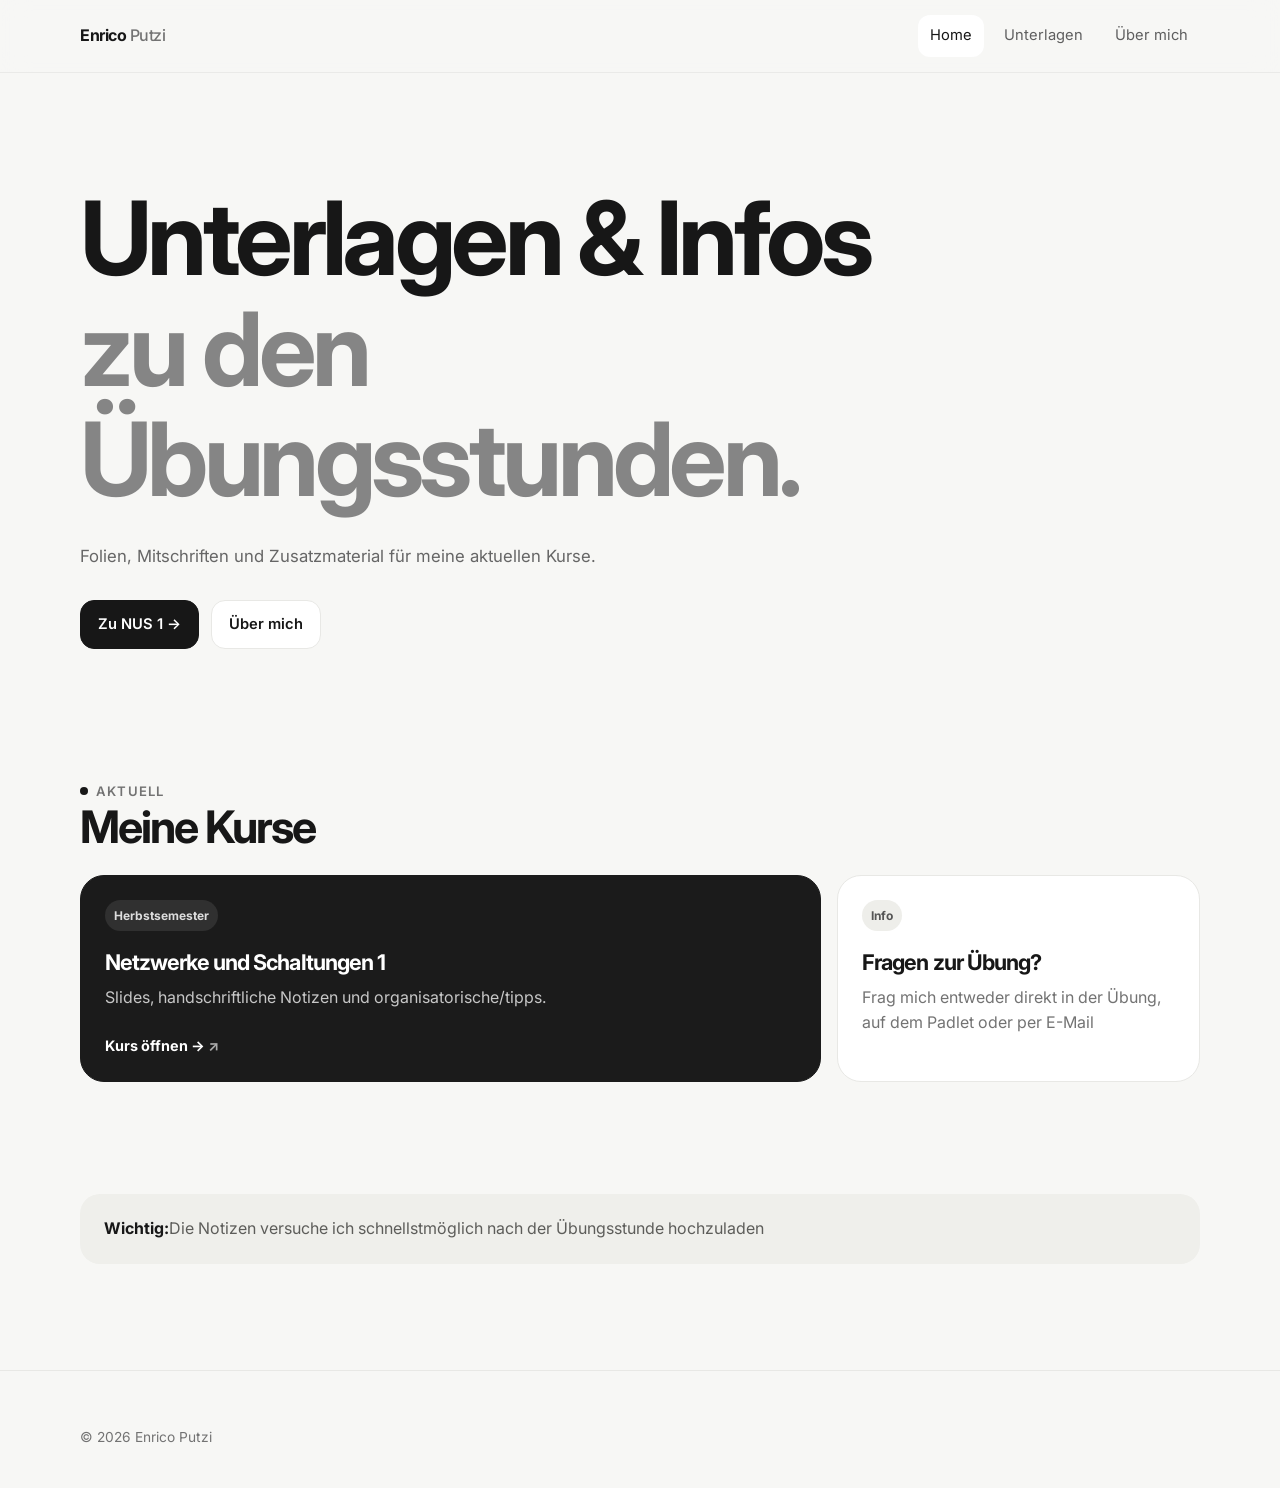
<file: index.html>
<!doctype html>
<html lang="de">
<head>
  <meta charset="utf-8">
  <meta name="viewport" content="width=device-width, initial-scale=1">
  <title>Enrico Putzi · Teaching Assistant</title>
  <meta name="description" content="Übungsunterlagen und Informationen von Enrico Putzi.">
  <link rel="stylesheet" href="style.css">
  <script src="site-config.js"></script>
</head>
<body>
<header class="nav"><div class="container nav-inner">
  <a class="brand" href="index.html">Enrico <span>Putzi</span></a>
  <nav class="nav-links">
    <a class="active" href="index.html">Home</a>
    <a href="study.html">Unterlagen</a>
    <a href="about.html">Über mich</a>
  </nav>
</div></header>

<main>
<section class="hero">
  <div class="container">
    <h1>Unterlagen & Infos<br><em>zu den Übungsstunden.</em></h1>
    <p class="hero-copy">Folien, Mitschriften und Zusatzmaterial für meine aktuellen Kurse.</p>
    <div class="hero-actions">
      <a class="btn primary" href="courses/nus1/index.html">Zu NUS 1 →</a>
      <a class="btn" href="about.html">Über mich</a>
    </div>
  </div>
</section>

<section class="section">
  <div class="container">
    <div class="section-head">
      <div><div class="kicker">Aktuell</div><h2>Meine Kurse</h2></div>
      </div>
    <div class="grid">
      <a class="card wide featured-card" href="courses/nus1/index.html">
        <div>
          <span class="tag">Herbstsemester</span>
          <h3>Netzwerke und Schaltungen 1</h3>
          <p>Slides, handschriftliche Notizen und organisatorische/tipps.</p>
        </div>
        <div class="card-link">Kurs öffnen →</div>
      </a>
      <div class="card" id="nus2-card">
        <div><span class="tag">Frühlingssemester</span><h3>NUS 2</h3><p>Unterlagen folgen zu Beginn des kommenden Semesters.</p></div>
        <div class="small">Demnächst verfügbar</div>
      </div>
      <div class="card">
        <div><span class="tag">Info</span><h3>Fragen zur Übung?</h3><p>Frag mich entweder direkt in der Übung, auf dem Padlet oder per E-Mail</p></div>
        </div>
    </div>
  </div>
</section>

<section class="section">
  <div class="container">
    <div class="note"><strong>Wichtig:</strong>Die Notizen versuche ich schnellstmöglich nach der Übungsstunde hochzuladen</div>
  </div>
</section>
</main>

<footer class="footer"><div class="container footer-inner"><span>© <span data-year></span> Enrico Putzi</span></div></footer>
<script src="script.js"></script>
</body>
</html>
</file>
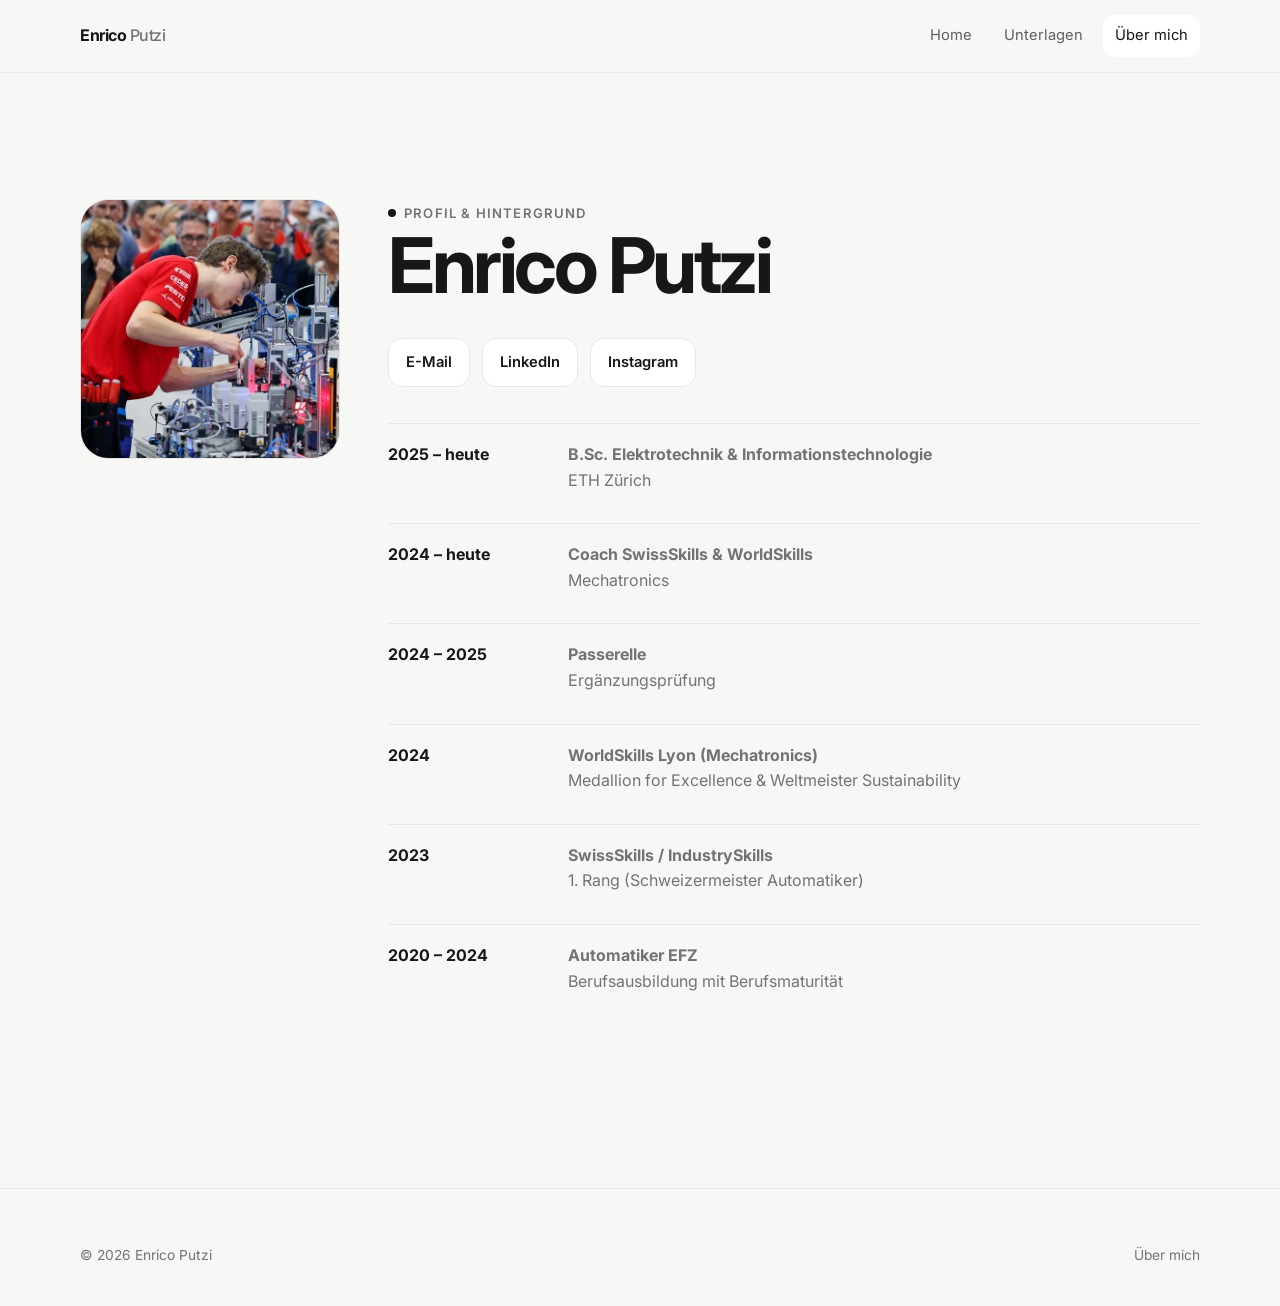
<file: about.html>
<!doctype html>
<html lang="de">
<head>
  <meta charset="utf-8">
  <meta name="viewport" content="width=device-width, initial-scale=1">
  <title>Über mich — Enrico Putzi</title>
  <link rel="stylesheet" href="style.css">
</head>
<body>
<header class="nav"><div class="container nav-inner">
  <a class="brand" href="index.html">Enrico <span>Putzi</span></a>
  <nav class="nav-links">
    <a href="index.html">Home</a>
    <a href="study.html">Unterlagen</a>
    <a class="active" href="about.html">Über mich</a>
  </nav>
</div></header>

<main>
<section class="section hero-section">
  <div class="container">
    <div class="profile">
      <div class="profile-photo"><img src="assets/profile.jpg" alt="Foto von Enrico Putzi"></div>
      <div>
        <div class="kicker">Profil &amp; Hintergrund</div>
        <h1>Enrico Putzi</h1>
        
        <div class="hero-actions">
          <a class="btn" href="mailto:eputzi@ethz.ch">E-Mail</a>
          <a class="btn" href="https://ch.linkedin.com/in/enrico-putzi-69025b291" target="_blank" rel="noopener">LinkedIn</a>
          <a class="btn" href="https://www.instagram.com/enrico.p_" target="_blank" rel="noopener">Instagram</a>
        </div>

        <div class="timeline">
  <div class="timeline-item">
    <div class="year">2025 – heute</div>
    <p><strong>B.Sc. Elektrotechnik &amp; Informationstechnologie</strong><br>ETH Zürich</p>
  </div>

  <div class="timeline-item">
    <div class="year">2024 – heute</div>
    <p><strong>Coach SwissSkills &amp; WorldSkills</strong><br>Mechatronics</p>
  </div>

  <div class="timeline-item">
    <div class="year">2024 – 2025</div>
    <p><strong>Passerelle</strong><br>Ergänzungsprüfung</p>
  </div>

  <div class="timeline-item">
    <div class="year">2024</div>
    <p><strong>WorldSkills Lyon (Mechatronics)</strong><br>Medallion for Excellence &amp; Weltmeister Sustainability</p>
  </div>

  <div class="timeline-item">
    <div class="year">2023</div>
    <p><strong>SwissSkills / IndustrySkills</strong><br>1. Rang (Schweizermeister Automatiker)</p>
  </div>

  <div class="timeline-item">
    <div class="year">2020 – 2024</div>
    <p><strong>Automatiker EFZ</strong><br>Berufsausbildung mit Berufsmaturität</p>
  </div>
</div>
</section>


<footer class="footer"><div class="container footer-inner"><span>© <span data-year></span> Enrico Putzi</span><a href="about.html">Über mich</a></div></footer>
<script src="script.js"></script>
</body>
</html>
</file>
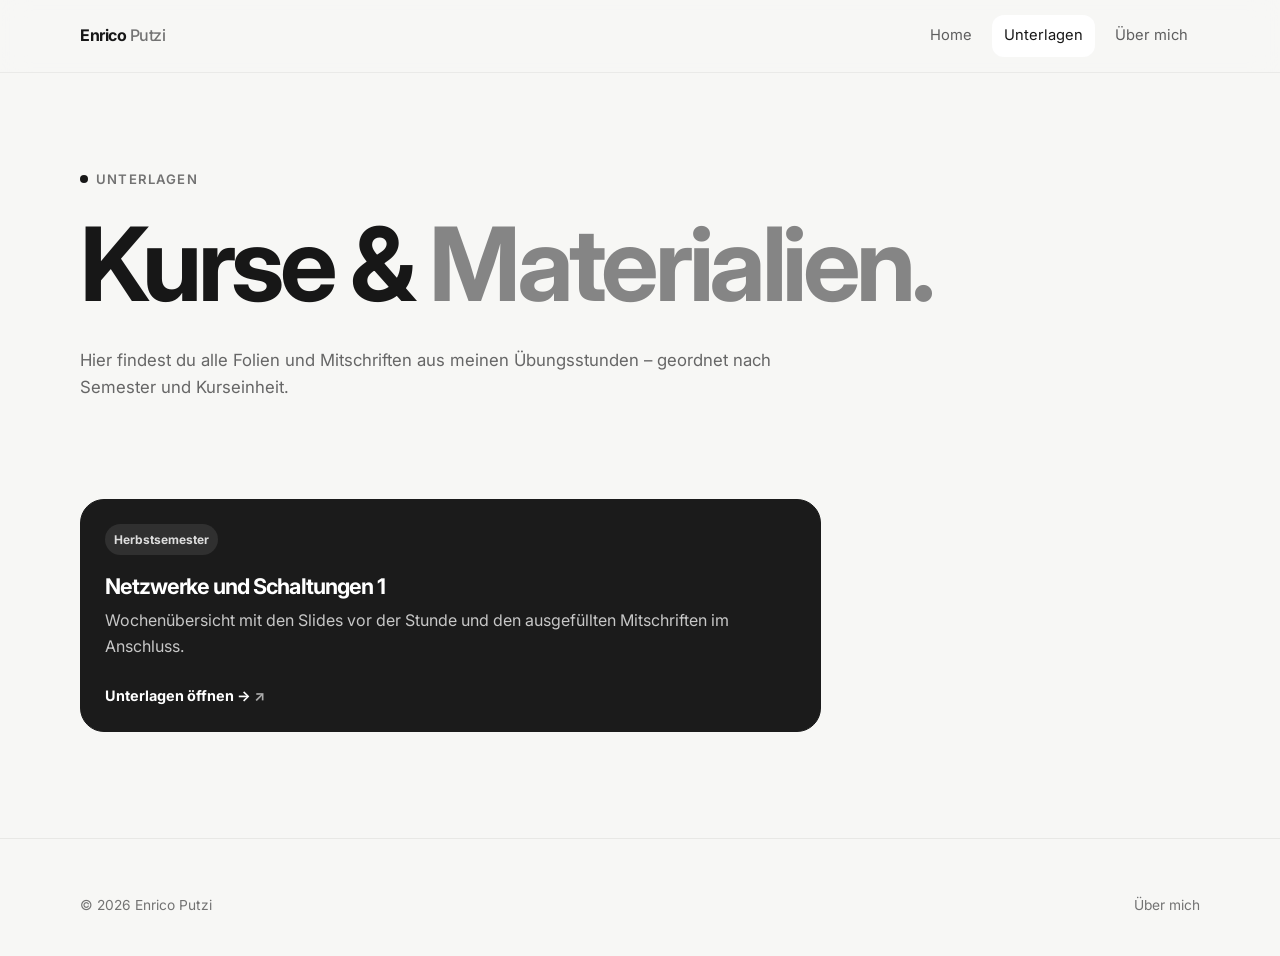
<file: study.html>
<!doctype html>
<html lang="de">
<head>
  <meta charset="utf-8">
  <meta name="viewport" content="width=device-width, initial-scale=1">
  <title>Unterlagen — Enrico Putzi</title>
  <link rel="stylesheet" href="style.css">
  <script src="site-config.js"></script>
</head>
<body>
<header class="nav"><div class="container nav-inner">
  <a class="brand" href="index.html">Enrico <span>Putzi</span></a>
  <nav class="nav-links">
    <a href="index.html">Home</a>
    <a class="active" href="study.html">Unterlagen</a>
    <a href="about.html">Über mich</a>
  </nav>
</div></header>

<main>
<section class="hero compact-hero">
  <div class="container">
    <div class="kicker">Unterlagen</div>
    <h1>Kurse & <em>Materialien.</em></h1>
    <p class="hero-copy">Hier findest du alle Folien und Mitschriften aus meinen Übungsstunden – geordnet nach Semester und Kurseinheit.</p>
  </div>
</section>

<section class="section">
  <div class="container">
    <div class="grid">
      <a class="card wide featured-card" href="courses/nus1/index.html">
        <div>
          <span class="tag">Herbstsemester</span>
          <h3>Netzwerke und Schaltungen 1</h3>
          <p>Wochenübersicht mit den Slides vor der Stunde und den ausgefüllten Mitschriften im Anschluss.</p>
        </div>
        <div class="card-link">Unterlagen öffnen →</div>
      </a>
      <div class="card" id="nus2-card">
        <div>
          <span class="tag">Frühlingssemester</span>
          <h3>NUS 2</h3>
          <p>Die Unterlagen für Netzwerke und Schaltungen 2 folgen zu Beginn des kommenden Semesters.</p>
        </div>
        <div class="small">Demnächst verfügbar</div>
      </div>
    </div>
  </div>
</section>
</main>

<footer class="footer"><div class="container footer-inner"><span>© <span data-year></span> Enrico Putzi</span><a href="about.html">Über mich</a></div></footer>
<script src="script.js"></script>
</body>
</html>
</file>
<file: style.css>
@import url('https://fonts.googleapis.com/css2?family=Inter:wght@400;500;600;700&display=swap');
:root{--bg:#f7f7f5;--surface:#fff;--text:#171717;--muted:#737373;--line:#e8e8e5;--accent-soft:#eeeeea;--max:1120px;--radius:24px}
*{box-sizing:border-box}html{scroll-behavior:smooth}body{margin:0;font-family:Inter,system-ui,-apple-system,BlinkMacSystemFont,"Segoe UI",sans-serif;color:var(--text);background:var(--bg);line-height:1.6}a{color:inherit;text-decoration:none}img{max-width:100%;display:block}.container{width:min(var(--max),calc(100% - 36px));margin:0 auto}
.nav{position:sticky;top:0;z-index:20;background:rgba(247,247,245,.9);backdrop-filter:blur(14px);border-bottom:1px solid rgba(232,232,229,.8)}.nav-inner{min-height:72px;display:flex;align-items:center;justify-content:space-between;gap:24px}.brand{font-weight:700;letter-spacing:-.03em}.brand span{color:var(--muted);font-weight:500}.nav-links{display:flex;gap:8px;align-items:center}.nav-links a{padding:9px 12px;border-radius:12px;color:#5f5f5f;font-size:.92rem}.nav-links a:hover,.nav-links a.active{background:var(--surface);color:var(--text)}
.hero{padding:92px 0 72px}.compact-hero{padding-bottom:42px}.kicker{display:inline-flex;align-items:center;gap:8px;font-size:.82rem;color:var(--muted);font-weight:600;text-transform:uppercase;letter-spacing:.09em}.kicker::before{content:"";width:8px;height:8px;border-radius:50%;background:var(--text);display:inline-block}h1,h2,h3{letter-spacing:-.045em;line-height:1.08;margin:0}.hero h1{font-size:clamp(3.2rem,8vw,6.7rem);max-width:900px;margin-top:18px}.hero h1 em,.course-title em{font-style:normal;color:#858585}.hero-copy{max-width:700px;color:#666;margin:28px 0 0;font-size:1.05rem}.hero-actions{display:flex;gap:12px;flex-wrap:wrap;margin-top:30px}.btn{display:inline-flex;align-items:center;justify-content:center;padding:12px 17px;border:1px solid var(--line);border-radius:14px;background:var(--surface);font-weight:600;font-size:.92rem;transition:transform .18s ease,box-shadow .18s ease}.btn:hover{transform:translateY(-2px);box-shadow:0 10px 28px rgba(0,0,0,.06)}.btn.primary{background:var(--text);color:#fff;border-color:var(--text)}
.section{padding:56px 0}.section-tight{padding-top:24px}.section-head{display:flex;justify-content:space-between;align-items:end;gap:24px;margin-bottom:24px}.section-head h2{font-size:clamp(1.8rem,4vw,2.8rem)}.section-head p{max-width:540px;color:var(--muted);margin:0}.grid{display:grid;grid-template-columns:repeat(12,1fr);gap:16px}.card{grid-column:span 4;background:var(--surface);border:1px solid var(--line);border-radius:var(--radius);padding:24px;min-height:190px;display:flex;flex-direction:column;justify-content:space-between;transition:transform .18s ease,box-shadow .18s ease,border-color .18s ease}.card:hover{transform:translateY(-4px);box-shadow:0 16px 36px rgba(0,0,0,.06);border-color:#d9d9d5}.card.wide{grid-column:span 8}.card.full{grid-column:1/-1}.card .tag{display:inline-flex;width:max-content;padding:6px 9px;border-radius:999px;background:var(--accent-soft);font-size:.75rem;font-weight:700;color:#555}.card h3{font-size:1.35rem;margin-top:20px}.card p{color:var(--muted);margin:10px 0 0}.card-link{margin-top:24px;font-size:.9rem;font-weight:700}.card-link::after{content:" ↗";color:var(--muted)}.featured-card{background:#1b1b1b;color:#fff;border-color:#1b1b1b}.featured-card p{color:#c7c7c7}.featured-card .tag{background:#303030;color:#ddd}.featured-card .card-link::after{color:#aaa}
.note{background:#efefeb;border-radius:20px;padding:22px 24px;color:#5d5d5a}.note strong{color:var(--text)}.course-hero{padding:70px 0 40px}.course-title{font-size:clamp(2.8rem,7vw,5.5rem);max-width:850px;margin-top:16px}.course-intro{max-width:690px;color:var(--muted);font-size:1.05rem;margin:24px 0 0}.course-meta{display:flex;flex-wrap:wrap;gap:8px;margin-top:22px}.pill{padding:8px 11px;background:var(--surface);border:1px solid var(--line);border-radius:999px;font-size:.82rem;color:#666}
.week-list{display:grid;gap:12px}.week-card{background:var(--surface);border:1px solid var(--line);border-radius:22px;padding:20px;display:grid;grid-template-columns:70px minmax(180px,1fr) minmax(390px,1.8fr);gap:18px;align-items:center;transition:transform .18s ease,box-shadow .18s ease}.week-card:hover{transform:translateY(-2px);box-shadow:0 12px 30px rgba(0,0,0,.05)}.week-number{font-size:1.5rem;font-weight:700;letter-spacing:-.05em;color:#888}.week-main h3{font-size:1.15rem}.week-main p{margin:6px 0 0;color:var(--muted);font-size:.9rem}.file-actions{display:flex;gap:8px;flex-wrap:wrap;justify-content:flex-end}.file-btn{display:flex;align-items:center;gap:9px;border:1px solid var(--line);background:#fafaf8;padding:10px 12px;border-radius:13px;font-size:.82rem;font-weight:700;color:#777;cursor:default}.file-btn.available{background:#1b1b1b;color:#fff;border-color:#1b1b1b;cursor:pointer}.file-btn.available:hover{transform:translateY(-1px)}.file-btn.unavailable{opacity:.65}.file-status{font-size:.72rem;font-weight:500;color:#9a9a96}.file-btn.available .file-status{color:#cfcfcf}.small-grid .card{grid-column:span 6}.compact-resource{min-height:180px}.availability{font-size:.8rem;color:#999}.compact-resource.available{background:#fff}.compact-resource.unavailable{opacity:.8}
.profile{display:grid;grid-template-columns:260px 1fr;gap:48px;align-items:start;padding:70px 0}.profile-photo{aspect-ratio:1/1;border-radius:28px;overflow:hidden;background:#e9e9e5;border:1px solid var(--line);display:grid;place-items:center}.profile-photo img{width:100%;height:100%;object-fit:cover}.profile h1{font-size:clamp(2.7rem,6vw,5rem)}.profile .lead{font-size:1.1rem;color:#656565;max-width:720px;margin:20px 0}.timeline{margin-top:36px;display:grid;gap:12px}.timeline-item{padding:18px 0;border-top:1px solid var(--line);display:grid;grid-template-columns:160px 1fr;gap:20px}.timeline-item .year{font-weight:700}.timeline-item p{margin:0;color:var(--muted)}
.footer{padding:55px 0 40px;border-top:1px solid var(--line);margin-top:50px}.footer-inner{display:flex;justify-content:space-between;gap:24px;flex-wrap:wrap;color:var(--muted);font-size:.86rem}.small{font-size:.84rem;color:var(--muted)}.back{display:inline-flex;margin-bottom:24px;color:var(--muted);font-size:.9rem}.back:hover{color:var(--text)}code{background:#ededE9;padding:2px 6px;border-radius:6px;font-size:.9em}
@media (max-width:900px){.week-card{grid-template-columns:56px 1fr}.file-actions{grid-column:2;justify-content:flex-start}.small-grid .card{grid-column:1/-1}}@media (max-width:800px){.nav-inner{min-height:64px}.nav-links{gap:2px}.nav-links a{font-size:.82rem;padding:8px}.hero{padding:65px 0 48px}.card,.card.wide{grid-column:1/-1}.profile{grid-template-columns:1fr;gap:28px}.profile-photo{max-width:280px}.timeline-item{grid-template-columns:1fr;gap:4px}}@media (max-width:520px){.container{width:min(var(--max),calc(100% - 24px))}.nav-links a:nth-child(2){display:none}.hero h1{font-size:3.2rem}.week-card{grid-template-columns:1fr}.file-actions{grid-column:auto}.file-btn{width:100%;justify-content:space-between}}
</file>
